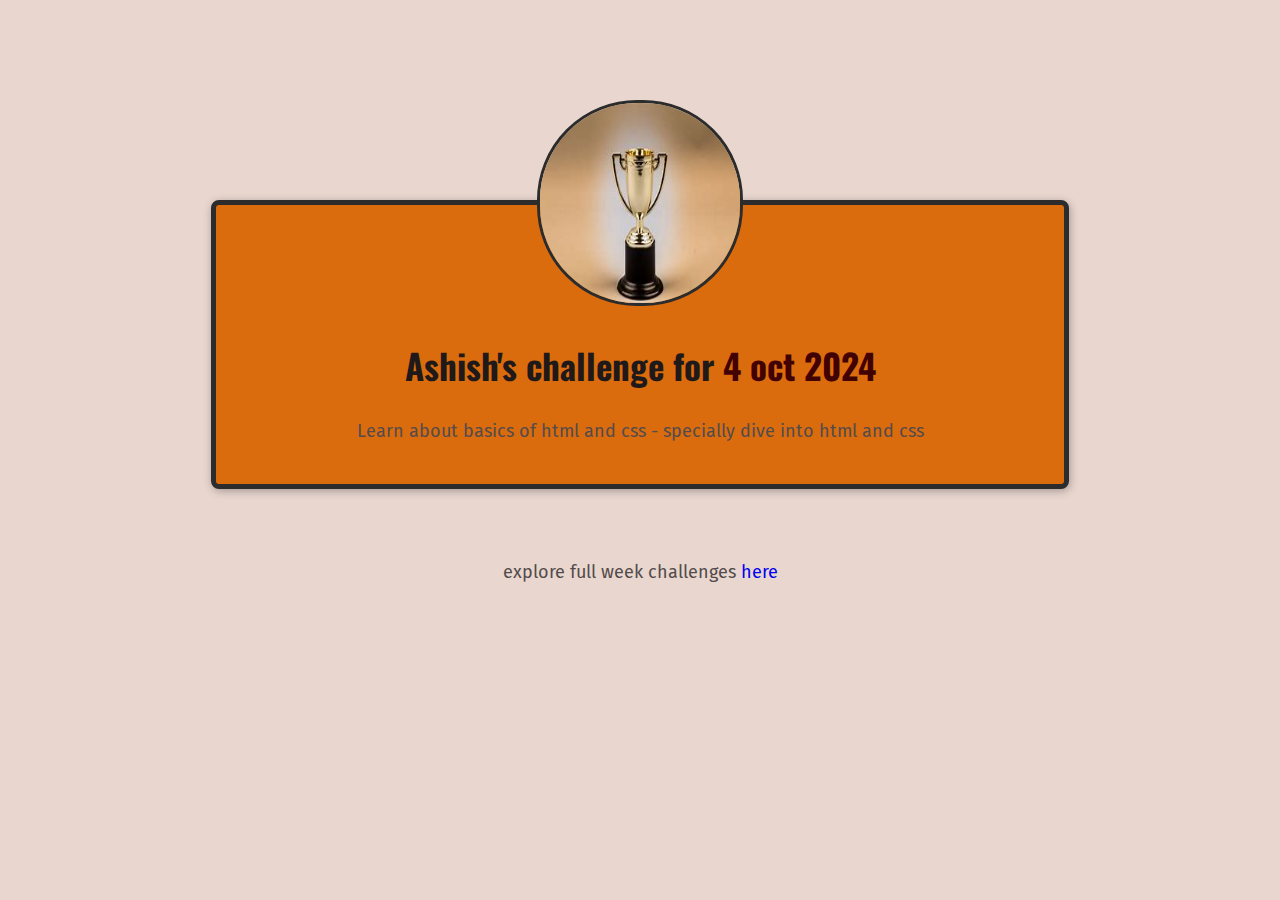
<file: 1. Javascript/html-css/first-page/index.html>
<!DOCTYPE html>
<html lang="en">
<head>
  <meta charset="UTF-8">
  <meta name="viewport" content="width=device-width, initial-scale=1.0">
  <link rel="stylesheet" href="./styles/styles.css">
  <link rel="stylesheet" href="./styles/index.css">
  <link rel="preconnect" href="https://fonts.googleapis.com">
<link rel="preconnect" href="https://fonts.gstatic.com" crossorigin>
<link href="https://fonts.googleapis.com/css2?family=Oswald:wght@200..700&display=swap" rel="stylesheet">
<link rel="preconnect" href="https://fonts.googleapis.com">
<link rel="preconnect" href="https://fonts.gstatic.com" crossorigin>
<link href="https://fonts.googleapis.com/css2?family=Fira+Sans:ital,wght@0,100;0,200;0,300;0,400;0,500;0,600;0,700;0,800;0,900;1,100;1,200;1,300;1,400;1,500;1,600;1,700;1,800;1,900&family=Oswald:wght@200..700&display=swap" rel="stylesheet">
<title>My Daily challenge</title>
</head>
<body>
  <main>
    <img src="./images/trophy.jpg" alt="trophy.jpeg">
    <h2>Ashish's challenge for <span> 4 oct 2024</span></h2>
    <p id="daily-description">Learn about basics of html and css - specially dive into html and css</p>
  </main>
  <footer>
    <p>explore full week challenges <a href="full-week.html">here</a> </p>
  </footer>
</body>
</html>
</file>
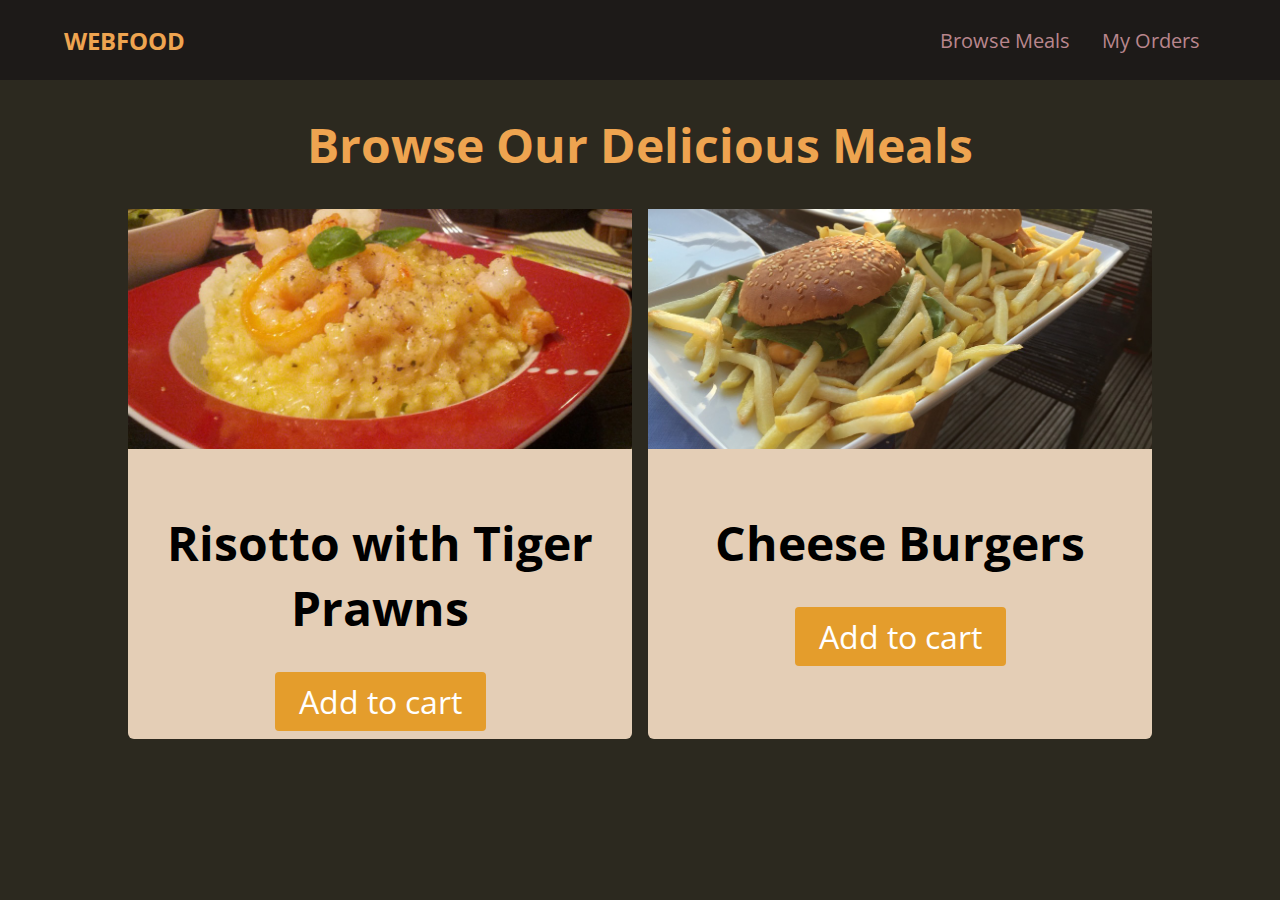
<file: 1. Javascript/html-css/food-ordering/index.html>
<!DOCTYPE html>
<html lang="en">
<head>
  <meta charset="UTF-8">
  <meta http-equiv="X-UA-Compatible" content="IE=edge">
  <meta name="viewport" content="width=device-width, initial-scale=1.0">
  <title>Webfood</title>
  <link rel="preconnect" href="https://fonts.gstatic.com" />
    <link
      href="https://fonts.googleapis.com/css2?family=Open+Sans:wght@400;700&display=swap"
      rel="stylesheet"
    />
    <link rel="stylesheet" href="styles/styles.css">
</head>
<body>
  <header id="main-header">
    <a id="logo" href="index.html">Webfood</a>
    <nav>
      <ul>
        <li>
          <a href="">Browse Meals</a>
        </li>
        <li>
          <a href="">My Orders</a>
        </li>
      </ul>
    </nav>
    <a href="#side-drawer" class="menu-btn">
      <span></span>
      <span></span>
      <span></span>
    </a>
  </header>
  <aside id="side-drawer">
    <header>
      <a href="#" class="menu-btn">
        <span></span>
        <span></span>
        <span></span>
      </a>
    </header>
    <nav>
      <ul>
        <li>
          <a href="">Browse Meals</a>
        </li>
        <li>
          <a href="">My Orders</a>
        </li>
      </ul>
    </nav>
  </aside>
  <main>
    <h1>Browse Our Delicious Meals</h1>
    <section id="latest-products">
      <ul>
        <li class="food-item">
          <article>
            <img src="images/risotto.jpg" alt="">
            <div class="food-item-content">
          <h2>Risotto with Tiger Prawns</h2>
          <a href="" class="btn">Add to cart</a>
            </div>
          </article>
        </li>
        <li class="food-item">
          <article>
            <img src="images/cheeseburgers.jpg" alt="">
            <div class="food-item-content">
          <h2>Cheese Burgers</h2>
          <a href="" class="btn">Add to cart</a>
            </div>
          </article>
        </li>
      </ul>
    </section>
  </main>

  
</body>
</html>
</file>
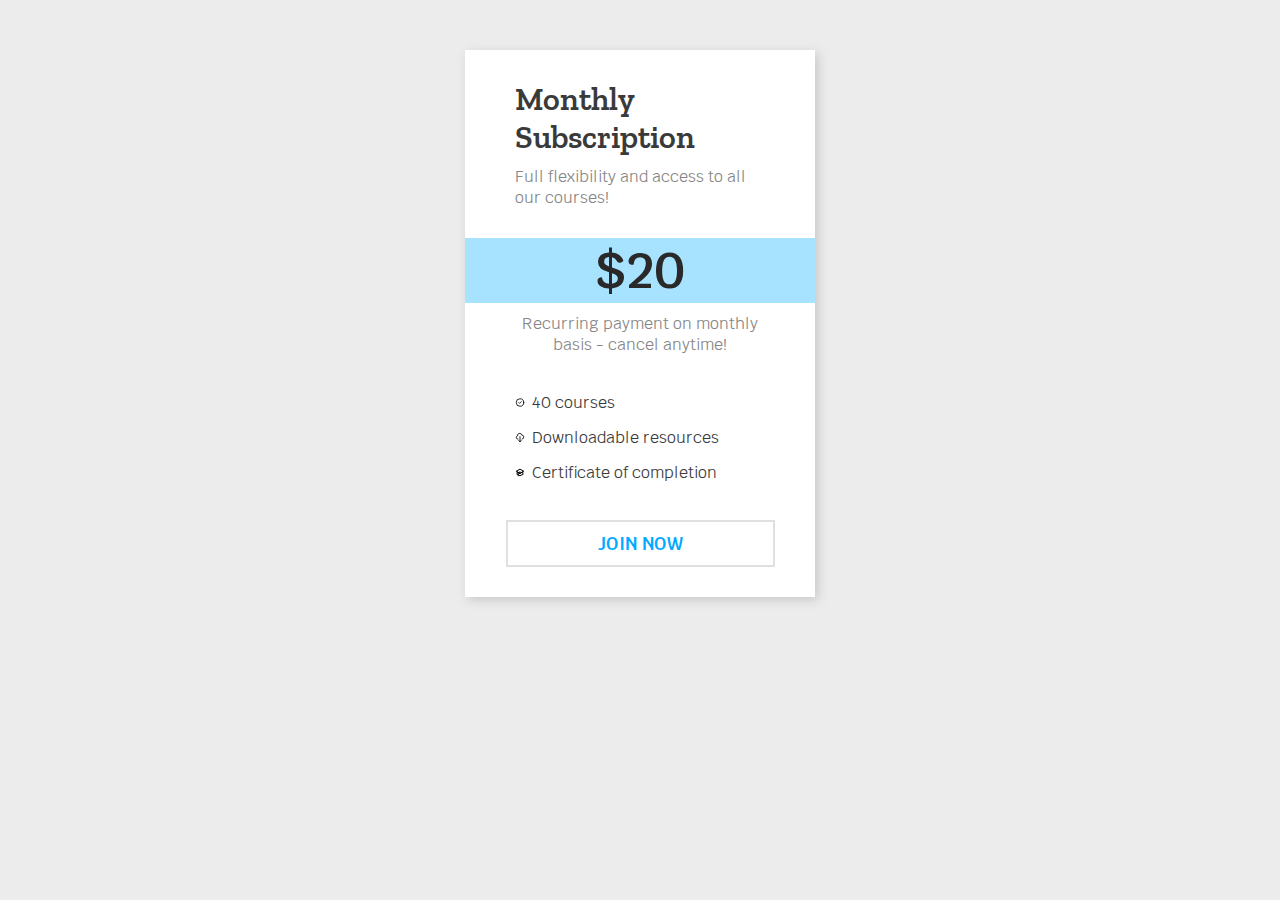
<file: 1. Javascript/html-css/payment-card/index.html>
<!DOCTYPE html>
<html lang="en">
<head>
    <meta charset="UTF-8">
    <meta http-equiv="X-UA-Compatible" content="IE=edge">
    <meta name="viewport" content="width=device-width, initial-scale=1.0">
    <link rel="preconnect" href="https://fonts.googleapis.com">
    <link rel="preconnect" href="https://fonts.gstatic.com" crossorigin>
    <link href="https://fonts.googleapis.com/css2?family=Krub:wght@400;600&family=Zilla+Slab:wght@400;600&display=swap" rel="stylesheet">
    <link rel="stylesheet" href="style.css">
    <title>Best Courses</title>
</head>
<body>
    <div class="card-container">
        <h1>Monthly Subscription</h1>
        <p class="card-info">Full flexibility and access to all our courses!</p>
        <p class="price">$20</p>
        <p class="price-info">Recurring payment on monthly basis - cancel anytime!</p>
        <div class="sub-details">
            <div class="sub-feature">
                <div class="icon"><svg class="w-6 h-6" fill="none" stroke="currentColor" viewBox="0 0 24 24" xmlns="http://www.w3.org/2000/svg"><path stroke-linecap="round" stroke-linejoin="round" stroke-width="2" d="M9 12l2 2 4-4m6 2a9 9 0 11-18 0 9 9 0 0118 0z"></path></svg></div>
                <p class="sub-feature-text">40 courses</p>
            </div>
            <div class="sub-feature">
                <div class="icon"><svg class="w-6 h-6" fill="none" stroke="currentColor" viewBox="0 0 24 24" xmlns="http://www.w3.org/2000/svg"><path stroke-linecap="round" stroke-linejoin="round" stroke-width="2" d="M7 16a4 4 0 01-.88-7.903A5 5 0 1115.9 6L16 6a5 5 0 011 9.9M9 19l3 3m0 0l3-3m-3 3V10"></path></svg></div>
                <p class="sub-feature-text">Downloadable resources</p>
            </div>
            <div class="sub-feature">
                <div class="icon"><svg class="w-6 h-6" fill="none" stroke="currentColor" viewBox="0 0 24 24" xmlns="http://www.w3.org/2000/svg"><path d="M12 14l9-5-9-5-9 5 9 5z"></path><path d="M12 14l6.16-3.422a12.083 12.083 0 01.665 6.479A11.952 11.952 0 0012 20.055a11.952 11.952 0 00-6.824-2.998 12.078 12.078 0 01.665-6.479L12 14z"></path><path stroke-linecap="round" stroke-linejoin="round" stroke-width="2" d="M12 14l9-5-9-5-9 5 9 5zm0 0l6.16-3.422a12.083 12.083 0 01.665 6.479A11.952 11.952 0 0012 20.055a11.952 11.952 0 00-6.824-2.998 12.078 12.078 0 01.665-6.479L12 14zm-4 6v-7.5l4-2.222"></path></svg></div>
                <p class="sub-feature-text">Certificate of completion</p>
            </div>
        </div>
        <div class="button-container">
            <a class="button" href="">Join now</a>
        </div>
        
    </div>
    
</body>
</html>
</file>
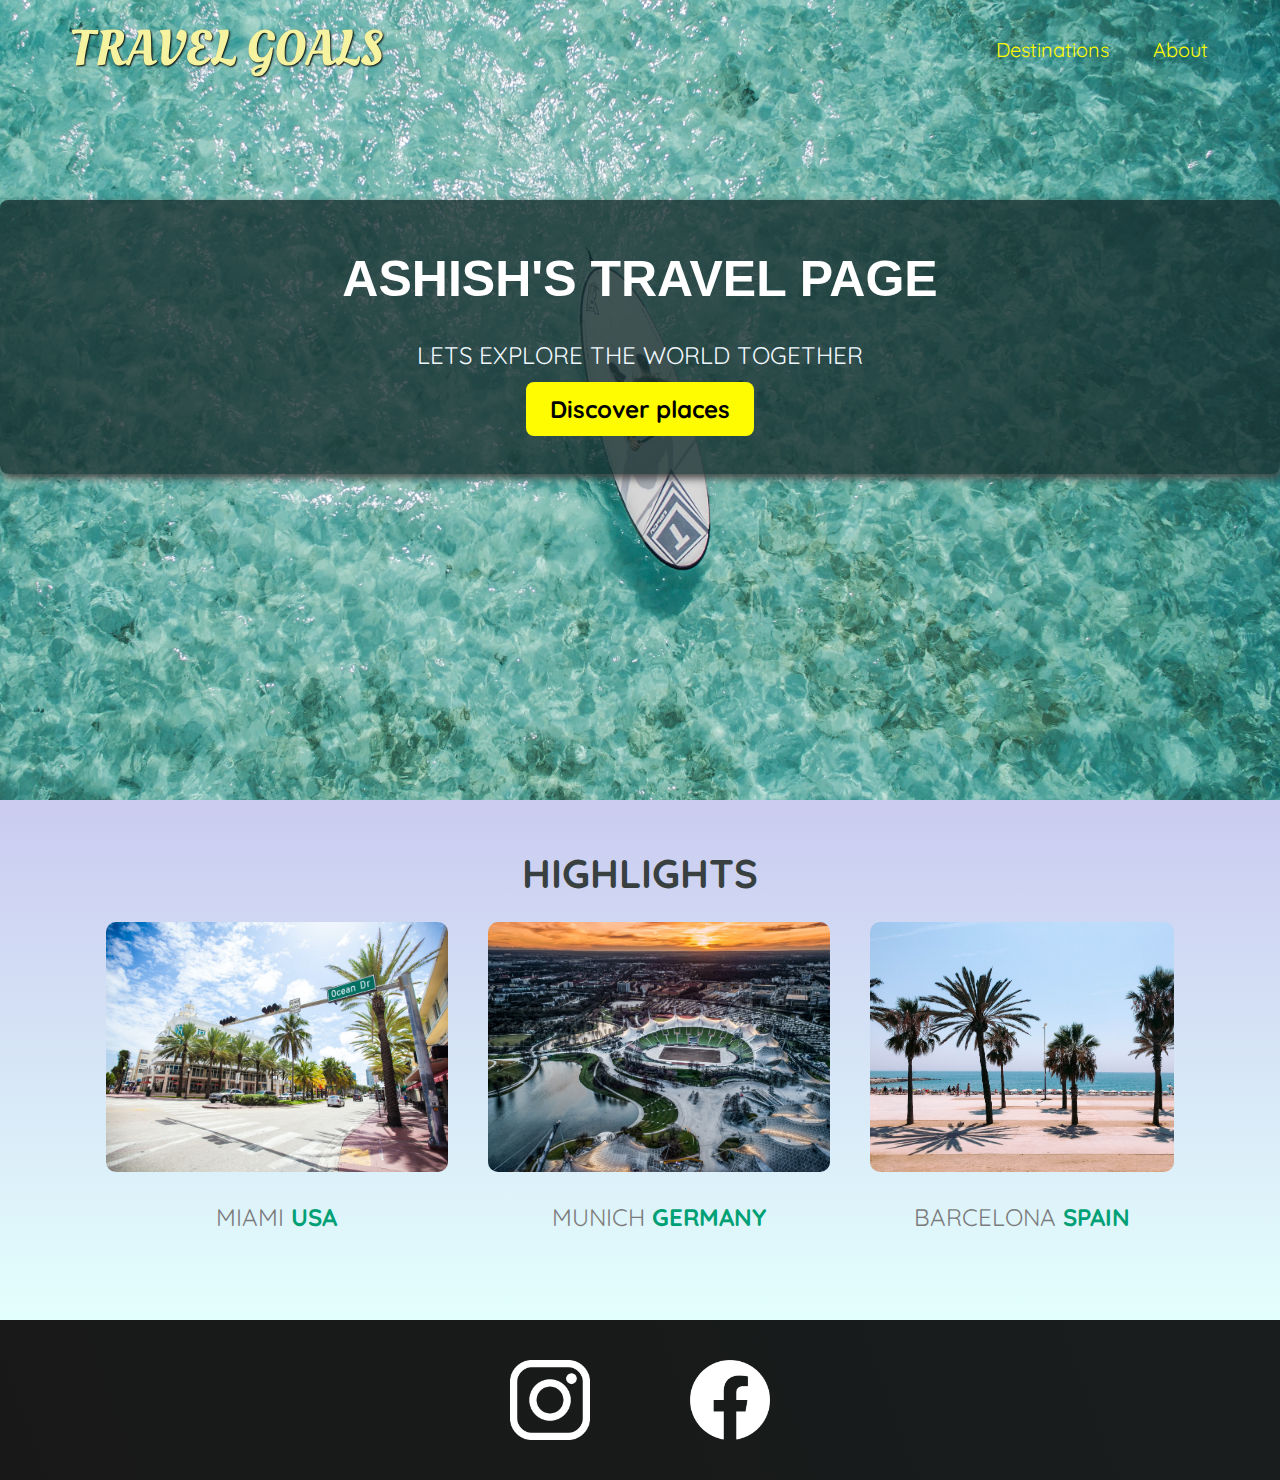
<file: 1. Javascript/html-css/travel-page/index.html>
<!DOCTYPE html>
<html lang="en">
<head>
  <meta charset="UTF-8">
 <title>Travel page</title>
 <link rel="stylesheet" href="styles/styles.css">
 <link rel="stylesheet" href="styles/index.css">
 <link
 href="https://fonts.googleapis.com/css2?family=Raleway:wght@700&family=Oleo+Script:wght@700&family=Quicksand:wght@300;500;700&display=swap"
 rel="stylesheet"
/>
</head>
<body>
  <header>
    <div id="page-logo">
      <a href="index.html">Travel Goals</a>
    </div>
    <nav>
      <ul>
        <li><a href="places.html">Destinations</a></li>
        <li> <a href="">About</a></li>
      </ul>
    </nav>
  </header>
  <main>
    <section id="hero">
      <div id="hero-content"> <h1>Ashish's travel page</h1>
      <p>Lets explore the world together</p>
      <a href="places.html">Discover places</a>
    </div>
     
    </section>
    <section id="highlights">
      <h2>
        highlights
      </h2>
      <ul id="destinations">
        <li class="destination">
          <img src="images/places/miami.jpg" alt="miami street on sunny day">
          <p>Miami <strong>USA</strong></p>
        </li>
        <li class="destination">
          <img src="images/places/munich.jpg" alt="munich street on sunny day">
          <p>Munich <strong>Germany</strong></p>
        </li>
        <li class="destination">
          <img src="images/places/barcelona.jpg" alt="barcelona street on sunny day">
          <p>Barcelona <strong>Spain</strong></p>
        </li>
      </ul>
    </section>
  </main>
  <footer>
    <ul>
      <li>
        <a href="https://www.instagram.com"><img src="images/icons/insta.png" alt="instagram logo"></a>
        
      </li>
      <li>
        <a href="https://www.facebook.com"> <img src="images/icons/facebook.png" alt="facebook logo"></a>
       
      </li>
    </ul>
  </footer>
</body>
</html>
</file>
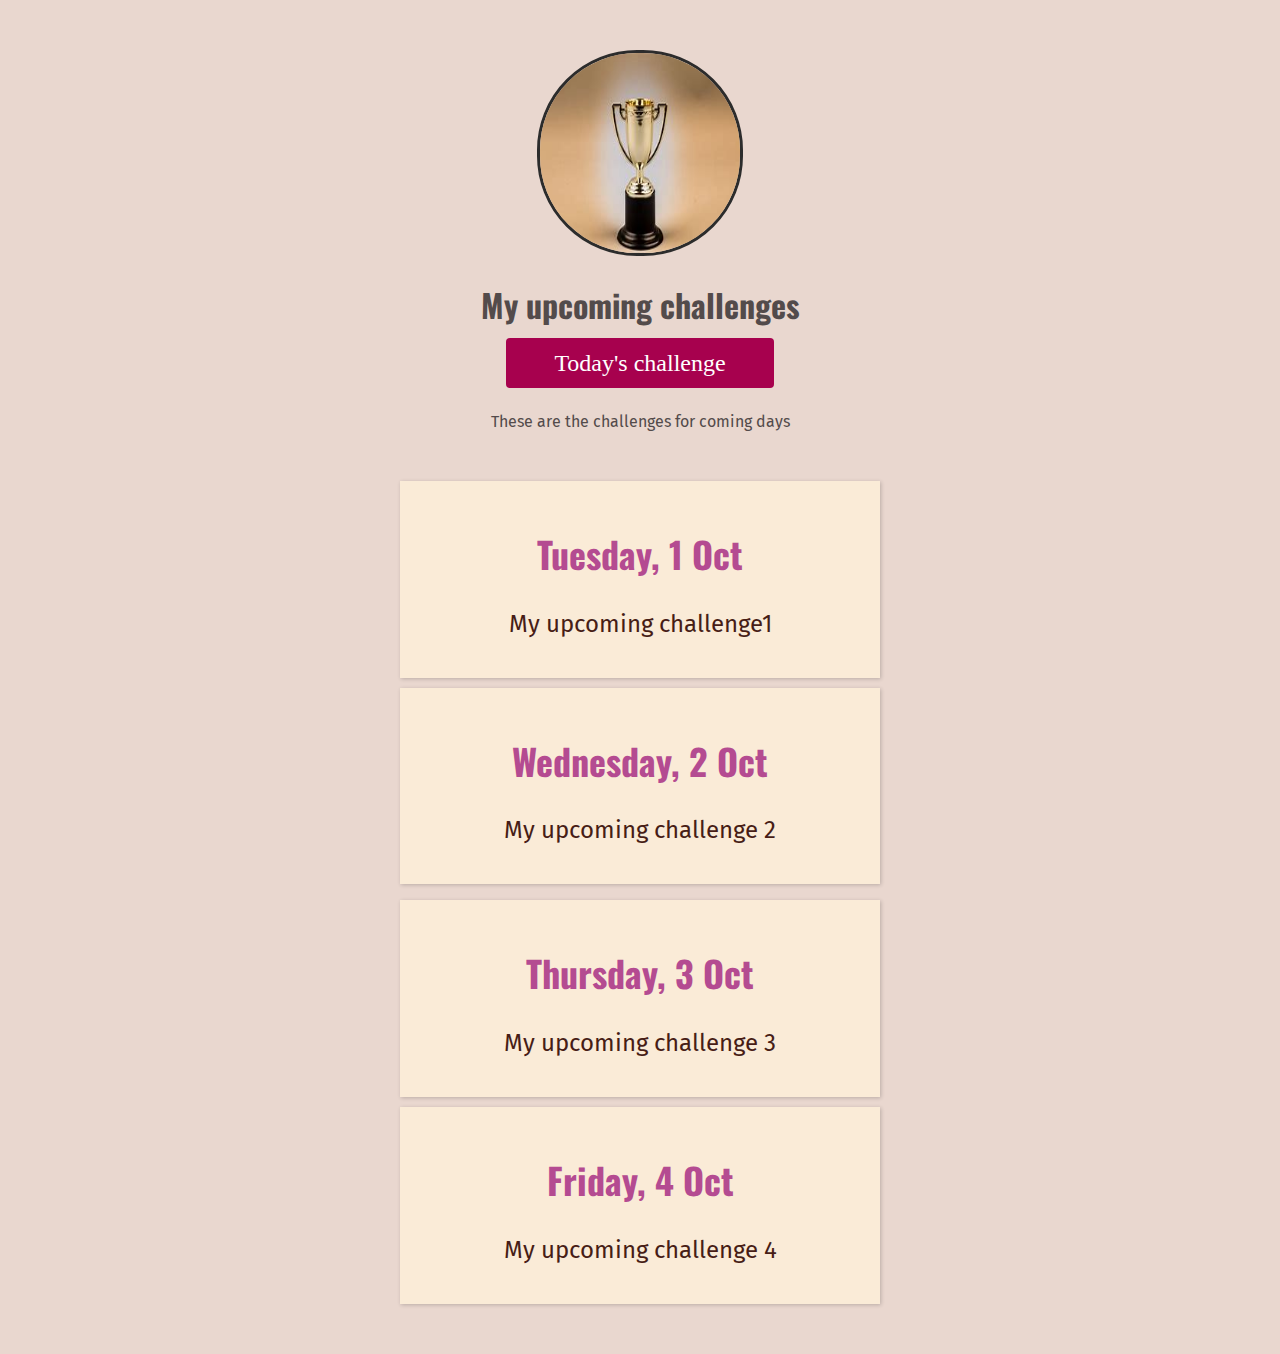
<file: 1. Javascript/html-css/first-page/full-week.html>
<!DOCTYPE html>
<html lang="en">
<head style="styles.css">
  <meta charset="UTF-8">
  <meta name="viewport" content="width=device-width, initial-scale=1.0">
  <title>Daily challenge</title>
  <link rel="stylesheet" href="styles/styles.css">
  <link rel="stylesheet" href="styles/full-week.css">
  <link rel="preconnect" href="https://fonts.googleapis.com">
<link rel="preconnect" href="https://fonts.gstatic.com" crossorigin>
<link href="https://fonts.googleapis.com/css2?family=Oswald:wght@200..700&display=swap" rel="stylesheet">
<link rel="preconnect" href="https://fonts.googleapis.com">
<link rel="preconnect" href="https://fonts.gstatic.com" crossorigin>
<link href="https://fonts.googleapis.com/css2?family=Fira+Sans:ital,wght@0,100;0,200;0,300;0,400;0,500;0,600;0,700;0,800;0,900;1,100;1,200;1,300;1,400;1,500;1,600;1,700;1,800;1,900&family=Oswald:wght@200..700&display=swap" rel="stylesheet">
<img src="images/trophy.jpg" alt="">
</head>
<body>
  <header><h1 id="header">My upcoming challenges   </h1>
    <a href="index.html"  >Today's challenge</a></header>
    <p id="description">These are the challenges for coming days</p>
    <main>
  <ol> 
   <li>
    <h2>Tuesday, 1 Oct </h2>
    <p class="daily-goals"> My upcoming challenge1</p>
   </li> 
   <li>
    <h2>Wednesday, 2 Oct</h2>
    <p class="daily-goals">My upcoming challenge 2
    </li>
    </p>
   <li>
    <h2>Thursday, 3 Oct</h2>
    <p class="daily-goals">My upcoming challenge 3
    </li>
    <li>
      <h2>Friday, 4 Oct</h2>
      <p class="daily-goals">My upcoming challenge 4
    </li>
    </p>
  </ol>
  </main>
  


</body>
</html>
</file>
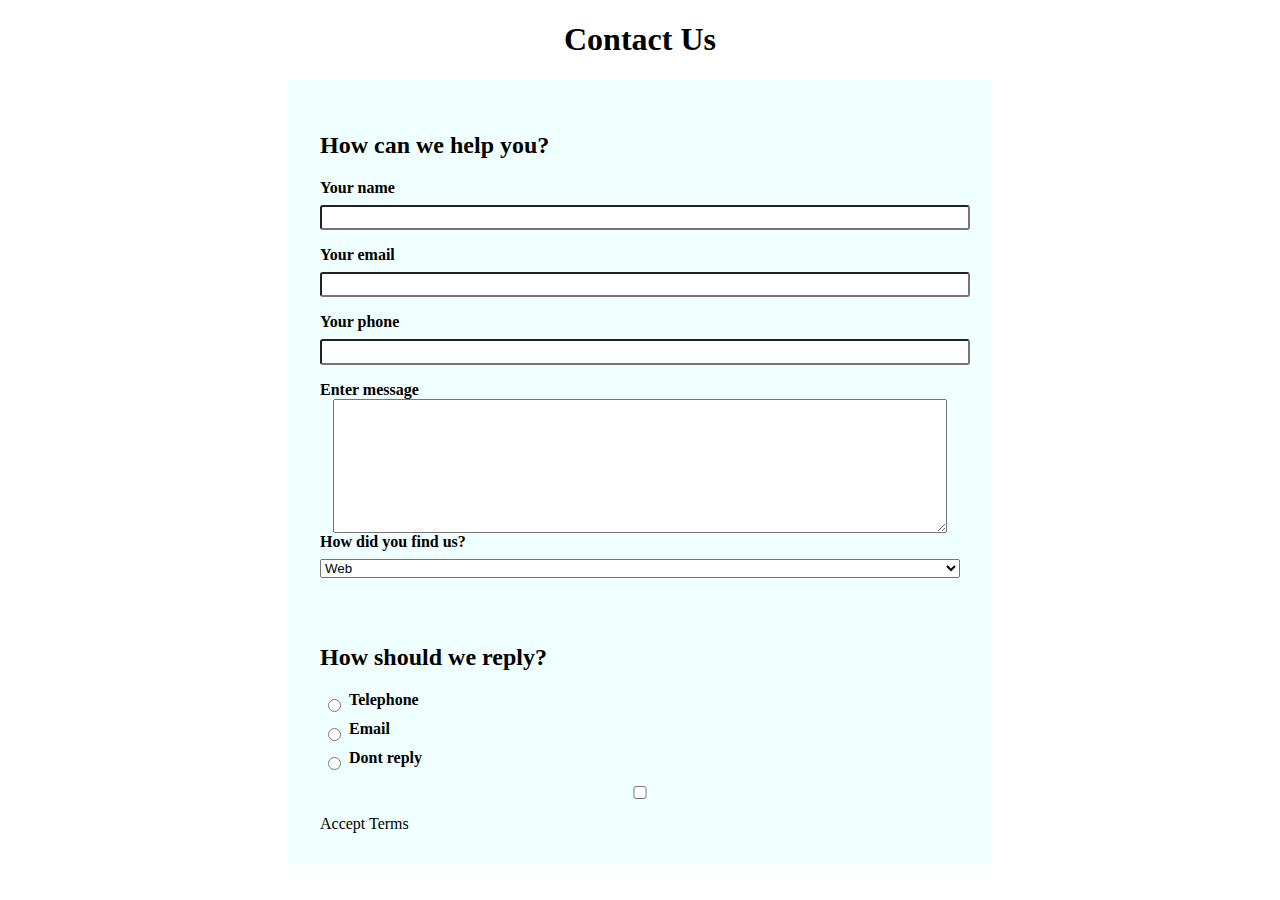
<file: 1. Javascript/html-css/forms/challenge.html>
<!DOCTYPE html>
<html lang="en">
<head>
  <meta charset="UTF-8">
  <meta name="viewport" content="width=device-width, initial-scale=1.0">
  <link rel="stylesheet" href="challenge.css">
  
  <link rel="preconnect" href="https://fonts.gstatic.com" crossorigin>
  <link href="https://fonts.googleapis.com/css2?family=Roboto:ital,wght@0,100;0,300;0,400;">
  <title>Form</title>
</head>
<body>
  <header>
    <h1>Contact Us</h1>
  </header>
    <main>
      <h2>How can we help you?</h2>

      <form action="">
        <label for="your-name" class="info">Your name</label>
        <input type="text" name="your-name">

        <label for="your-email" class="info">Your email</label>
        <input type="email" name="your-email">

        <label for="your-phone"class="info">Your phone</label>
        <input type="tel" name="your-phone">

        <label for="message">Enter message</label>
        <textarea name="message" id="message"></textarea>

        <label for="origin">How did you find us?</label>
        <select name="origin" id="drop">
          <option value="Web">Web</option>
          <option value="friend">Friends</option>
          <option value="commercial">Commercials</option>
        </select>

        <ul>
          <h2 id="reply-heading">How should we reply?</h2>
        <li class="radio">
          <input type="radio" name="reply" class="reply" value="telephone"> 
          <label for="reply" class="reply"> Telephone
        </label>
        </li>
        <li class="radio">
          <input type="radio" name="reply" class="reply" value="email"> 
          <label for="reply" class="reply">Email
        </label>
        </li>
        
        <li class="radio">
          <input type="radio" name="reply" class="reply" value="no-reply"> 
           <label for="reply" class="reply">Dont reply
          
        </label>
        </li>
       

        </ul>
        
        <input class="reply" type="checkbox" name="Accept"> Accept Terms

      </form>

    </main>
</body>
</html>
</file>
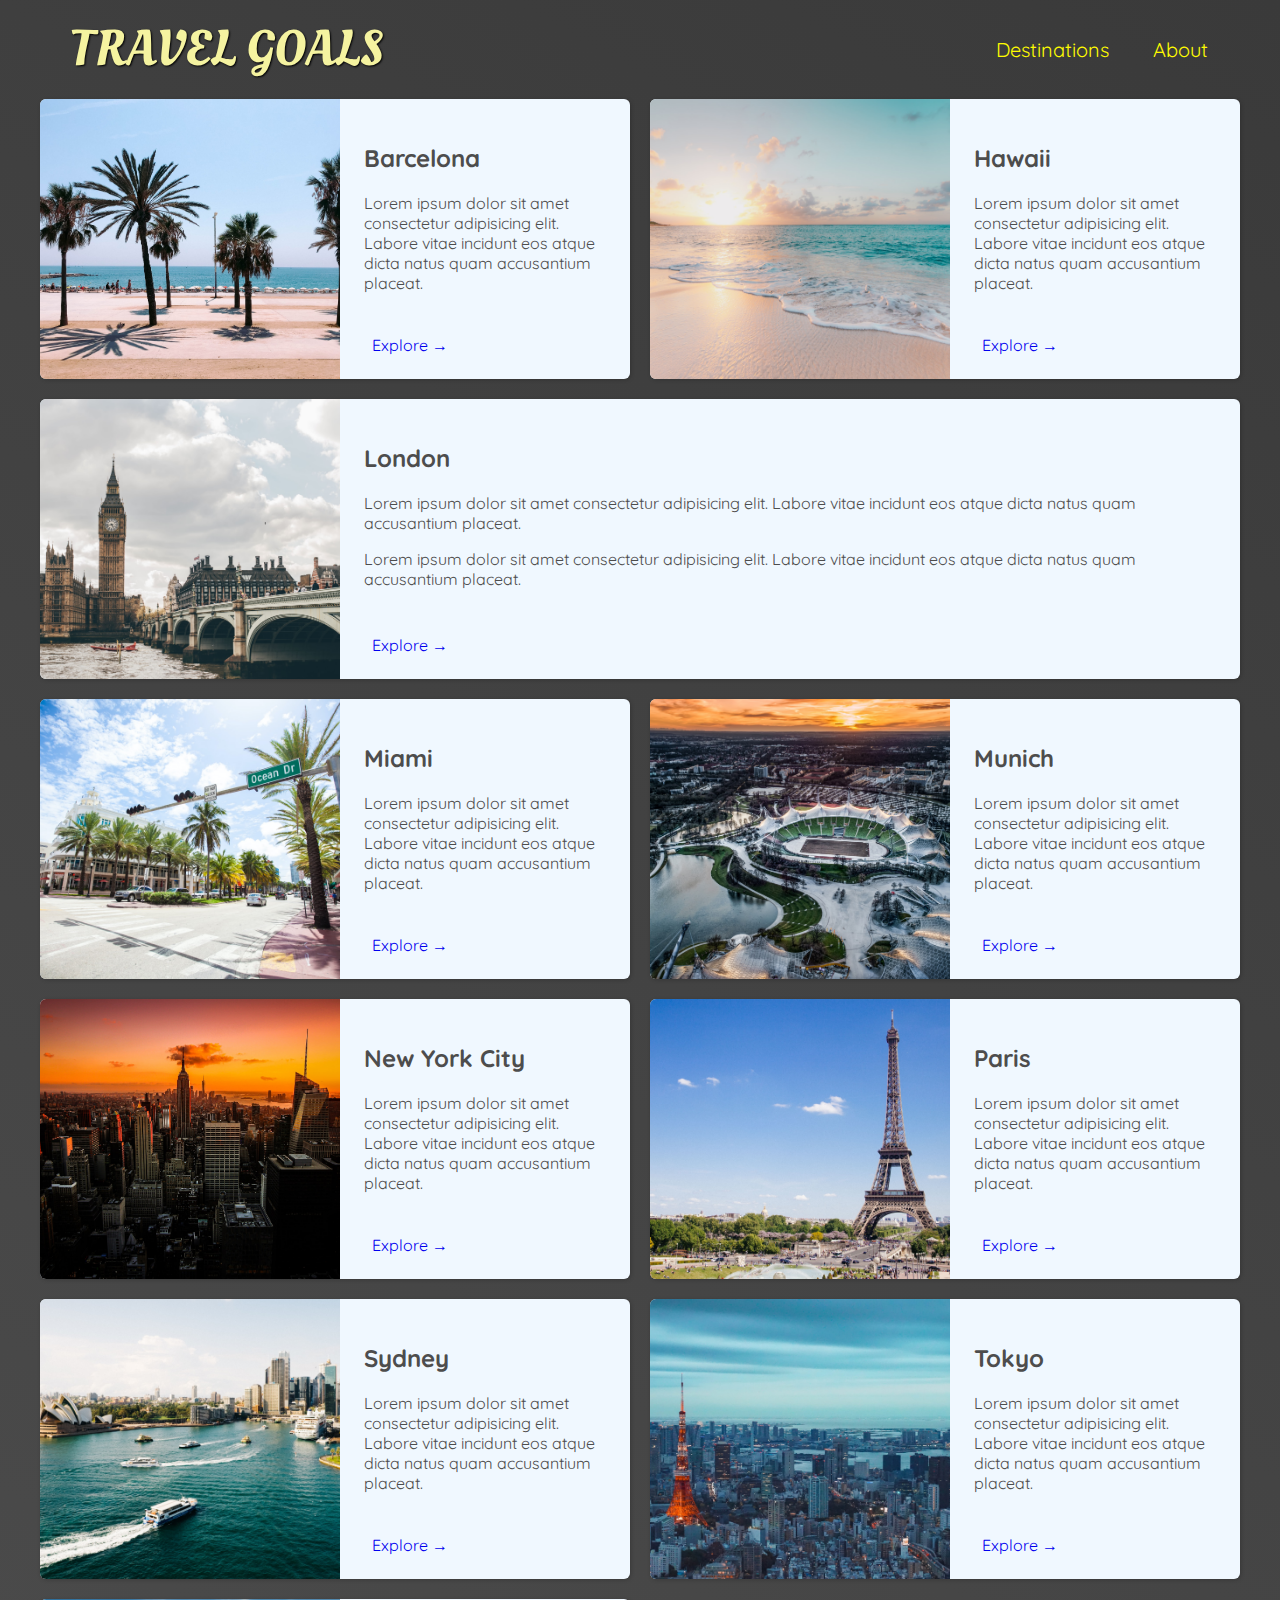
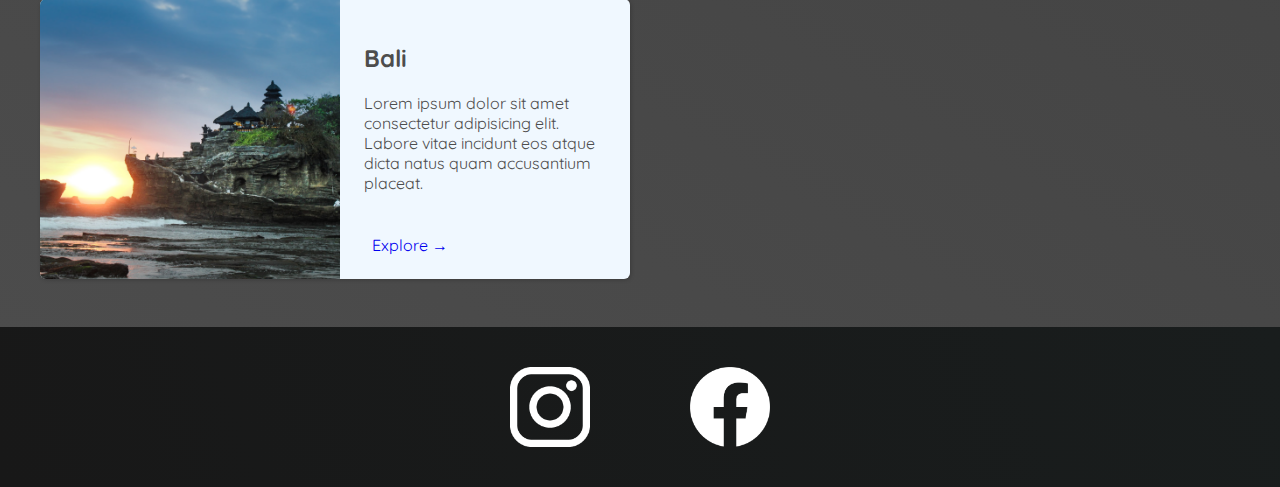
<file: 1. Javascript/html-css/travel-page/places.html>
<!DOCTYPE html>
<html lang="en">
<head>
  <meta charset="UTF-8">
 <title>Travel page</title>
 <link rel="stylesheet" href="styles/styles.css">
 <link rel="stylesheet" href="styles/places.css">
 <link
 href="https://fonts.googleapis.com/css2?family=Raleway:wght@700&family=Oleo+Script:wght@700&family=Quicksand:wght@300;500;700&display=swap"
 rel="stylesheet"
/>
</head>
<body>
  <header>
    <div id="page-logo">
      <a href="index.html">Travel Goals</a>
    </div>
    <nav>
      <ul>
        <li><a href="places.html">Destinations</a></li>
        <li> <a href="">About</a></li>
      </ul>
    </nav>
  </header>
  <main>
    <ul>
      <li>
        <img src="images/places/barcelona.jpg" alt="City of Barcelona" />
        <div class="item-content">
          <div>
            <h2>Barcelona </h2>
            <p>
              Lorem ipsum dolor sit amet consectetur adipisicing elit. Labore
              vitae incidunt eos atque dicta natus quam accusantium placeat.
            </p>
          </div>
          <div class="actions">
            <a href="https://en.wikipedia.org/wiki/Barcelona">Explore &#x2192</a>
          </div>
        </div>
      </li>
      <li>
        <img src="images/places/hawaii.jpg" alt="Hawaii beach" />
        <div class="item-content">
          <div>
            <h2>Hawaii</h2>
            <p>
              Lorem ipsum dolor sit amet consectetur adipisicing elit. Labore
              vitae incidunt eos atque dicta natus quam accusantium placeat.
            </p>
          </div>
          <div class="actions">
            <a href="hhttps://en.wikipedia.org/wiki/Hawaii">Explore &#x2192</a>
          </div>
        </div>
      </li>
      <li>
        <img src="images/places/london.jpg" alt="London city" />
        <div class="item-content">
          <div>
            <h2>London</h2>
            <p>
              Lorem ipsum dolor sit amet consectetur adipisicing elit. Labore
              vitae incidunt eos atque dicta natus quam accusantium placeat.
            </p>
            <p>
              Lorem ipsum dolor sit amet consectetur adipisicing elit. Labore
              vitae incidunt eos atque dicta natus quam accusantium placeat.
            </p>
          </div>
          <div class="actions">
            <a href="https://en.wikipedia.org/wiki/London">Explore &#x2192</a>
          </div>
        </div>
      </li>
      <li>
        <img src="images/places/miami.jpg" alt="Miami streets" />
        <div class="item-content">
          <div>
            <h2>Miami</h2>
            <p>
              Lorem ipsum dolor sit amet consectetur adipisicing elit. Labore
              vitae incidunt eos atque dicta natus quam accusantium placeat.
            </p>
          </div>
          <div class="actions">
            <a href="https://en.wikipedia.org/wiki/Miami">Explore &#x2192</a>
          </div>
        </div>
      </li>
      <li>
        <img src="images/places/munich.jpg" alt="Munich football stadium" />
        <div class="item-content">
          <div>
            <h2>Munich</h2>
            <p>
              Lorem ipsum dolor sit amet consectetur adipisicing elit. Labore
              vitae incidunt eos atque dicta natus quam accusantium placeat.
            </p>
          </div>
          <div class="actions">
            <a href="https://en.wikipedia.org/wiki/Munich">Explore &#x2192</a>
          </div>
        </div>
      </li>
      <li>
        <img src="images/places/new-york-city.jpg" alt="New York City skyline" />
        <div class="item-content">
          <div>
            <h2>New York City</h2>
            <p>
              Lorem ipsum dolor sit amet consectetur adipisicing elit. Labore
              vitae incidunt eos atque dicta natus quam accusantium placeat.
            </p>
          </div>
          <div class="actions">
            <a href="https://en.wikipedia.org/wiki/New_York_City"
              >Explore &#x2192</a
            >
          </div>
        </div>
      </li>
      <li>
        <img src="images/places/paris.jpg" alt="Paris city" />
        <div class="item-content">
          <div>
            <h2>Paris</h2>
            <p>
              Lorem ipsum dolor sit amet consectetur adipisicing elit. Labore
              vitae incidunt eos atque dicta natus quam accusantium placeat.
            </p>
          </div>
          <div class="actions">
            <a href="https://en.wikipedia.org/wiki/Paris">Explore &#x2192</a>
          </div>
        </div>
      </li>
      <li>
        <img src="images/places/sydney.jpg" alt="Sydney beach" />
        <div class="item-content">
          <div>
            <h2>Sydney</h2>
            <p>
              Lorem ipsum dolor sit amet consectetur adipisicing elit. Labore
              vitae incidunt eos atque dicta natus quam accusantium placeat.
            </p>
          </div>
          <div class="actions">
            <a href="https://en.wikipedia.org/wiki/Sydney">Explore &#x2192</a>
          </div>
        </div>
      </li>
      <li>
        <img src="images/places/tokyo.jpg" alt="Tokyo skyline" />
        <div class="item-content">
          <div>
            <h2>Tokyo</h2>
            <p>
              Lorem ipsum dolor sit amet consectetur adipisicing elit. Labore
              vitae incidunt eos atque dicta natus quam accusantium placeat.
            </p>
          </div>
          <div class="actions">
            <a href="https://en.wikipedia.org/wiki/Tokyo">Explore &#x2192</a>
          </div>
        </div>
      </li>
      <li>
        <img src="images/places/bali.jpg" alt="Bali beach" />
        <div class="item-content">
          <div>
            <h2>Bali</h2>
            <p>
              Lorem ipsum dolor sit amet consectetur adipisicing elit. Labore
              vitae incidunt eos atque dicta natus quam accusantium placeat.
            </p>
          </div>
          <div class="actions">
            <a href="https://en.wikipedia.org/wiki/Bali">Explore &#x2192</a>
          </div>
        </div>
      </li>
    </ul>
  </main>
  <footer>
    <ul>
      <li>
        <a href="https://www.instagram.com"><img src="images/icons/insta.png" alt="instagram logo"></a>
        
      </li>
      <li>
        <a href="https://www.facebook.com"> <img src="images/icons/facebook.png" alt="facebook logo"></a>
       
      </li>
    </ul>
  </footer>
</body>
</html>
</file>
<file: 1. Javascript/html-css/first-page/styles/styles.css>
body{
  background-color: rgb(233,215,207);
  text-align: center;
  color: rgb(83,75,75);
  margin: 50px;
}

h1 {
  font-family: 'Oswald', sans-serif;
  margin: 12px,0px;
}

p {
  font-family: 'Fira Sans', sans-serif; 
}

img {
  width: 200px;
  height: 200px;
  border-radius: 100px;
  border: 3px rgb(44, 44, 44);  
  border-style: solid;
}

a {
  text-decoration: none;
  
}
a:hover{
  text-decoration: underline;
}

main {
  margin: 50px;
}
</file>
<file: 1. Javascript/html-css/first-page/styles/index.css>
main {
  width: 800px;
  margin: 200px auto 72px auto;
  background-color: rgb(219, 108, 14);
  padding: 24px;
  border: 5px rgb(44, 44, 44);
  border-radius: 8px;
  box-shadow: 1px 2px 8px rgba(0,0,0,0.3);
  border-style: solid;
}
h2 {
  font-family: 'Oswald', sans-serif;
  font-size: 35px;
  color: rgb(31, 25,25);
}

p {
  font-family: 'Fira Sans', sans-serif;
  font-size: 18px;
}

img {
  margin: -129px 0 0 0;
}

span {
  color: rgb(66,2,2)
}
</file>
<file: 1. Javascript/html-css/food-ordering/styles/styles.css>
body {
  font-family: 'Open Sans', sans-serif;
  margin: 0;
  background-color: rgb(44,41,31);
}

a {
  text-decoration: none;
}

#main-header {
  height: 5rem;
  display: flex;
  flex-direction: row;
  justify-content: space-between;
  align-items: center;
  background-color: rgb(29,26,24);
  padding: 0 5%;
}

#logo {
  font-size: 1.5rem;
  font-weight: bold;
  color: rgb(238,164,80);
  text-transform: uppercase;
}

.menu-btn { 
  width: 3rem;
  height: 3rem;
  display: flex;
  flex-direction: column;
  justify-content: space-around;
  display: none;
}

.menu-btn span {
  width: 100%;
  height: 3px;
  background-color: aliceblue;

}

#main-header ul {
  list-style: none;
  display: flex;
  margin: 0;
  padding: 0;
}

#main-header li {
  margin: 0 1rem;
}

#main-header nav a {
  color: rgb(185, 134,141);
  font-size: 1.25rem;
}

#main-header nav a:hover {
  color: rgb(228,163,44);
}

#side-drawer  {
  width: 100%;
  height: 100%;
  background: rgb(29,26,27);
  position: fixed;
  top: 0;
  left: 0;
  display: none;
}

#side-drawer header {
  height: 5rem;
  display: flex;
  justify-content: flex-end;
  align-items: center;
  padding: 0 5%;
}

#side-drawer:target {
  display: block;
}

#side-drawer ul {
  list-style: none;
  display: flex;
  align-items: center;
  flex-direction: column;
  margin: 0;
  padding: 4rem 1rem;
}

#side-drawer a{
  color: aliceblue;
  font-size: 2rem;
}

#side-drawer li {
  margin: 1rem 0;
}

main h1 {
  text-align: center;
  color: rgb(238,164,80);
  font-size: 3rem;
}

#latest-products {
  width: 80%;
  margin: 2rem auto;
}

#latest-products ul {
  display: grid;
  grid-template-columns: 1fr 1fr;
  gap: 1rem;
  padding: 0;
  margin: 0;
  list-style: none;
}

.food-item img{
  height: 15rem;
  width: 100%;
  object-fit: cover;
  overflow: hidden;
}

.food-item {
  background-color: rgb(228,206,182);
  border-radius: 6px;
  list-style: none;
}

.food-item-content {
  padding: 16px;
  text-align: center;
  font-size: 200%;
}

.btn {
  background-color: rgb(228,157,44);
  color: white;
  border-radius: 4px;
  padding: 0.5rem 1.5rem;
}

.btn:hover {
  background-color: rgb(221,314,34);
}

@media (max-width:48rem ){
  #latest-products ul {
    grid-template-columns: 100% ;}

    .menu-btn {
      display: flex;
    }

    main h1 {
      font-size: 1.5rem;
    }

    #main-header ul {
      display: none;
    }
}
</file>
<file: 1. Javascript/html-css/payment-card/style.css>
html {
  --color-grey-100: rgb(236, 236, 236);
  --color-grey-400: rgb(134,134,134);
  --color-grey-600: rgb(58,58,58);
  --color-grey-900: rgb(41,41,41);

  --color-primary-500: rgb(167, 226, 255);
  --color-primary-700: rgb(0,170,255);

  --size-1: 18px;
  --size-5: 50px;

  background-color: var(--color-grey-100);
  font-family: 'Krub', sans-serif;
  font-weight: 400;
}

.card-container {
  background-color: rgb(255, 255, 255);
  width: 350px;
  margin: 50px auto;
  box-shadow: 3px 3px 10px rgb(201, 200, 200);
  transition: transform 0.5s ease-out ;
}

.card-container:hover {
  transform: scale(1.05);
}

h1 {
  color: rgb(58, 58, 58);
  text-align: left;
  padding: 30px 50px 0px 50px;
  margin: 10px 0;
  font-family: 'Zilla Slab', serif;
  font-weight: 600;
}

.card-info {
  color: var(--color-grey-400);
  text-align: left;
  padding: 0 50px;
  margin: 10px 0 30px 0;
}

.price {
  color: var(--color-grey-900);
  background-color: var(--color-primary-500);
  text-align: center;
  margin: 30px auto 10px auto;
  font-size: var(--size-5);
  font-weight: 600;
}

.price-info {
  color: var(--color-grey-400);
  text-align: center;
  margin: 10px 0 30px 0;
  padding: 0 50px;
}

.sub-details {
  width: 300px;
  margin: 30px 50px;
}


.sub-feature {
  display: flex;
}

.icon {
  display: flex;
  width: 10px;
}

.sub-feature-text {
  color: var(--color-grey-600);
  padding: 2px;
  margin: 5px;   
}


.button-container {
  text-align: center;
  margin: 30px 0 0 0;
}

.button {
  color: rgb(0, 170, 255);
  text-decoration: none;
  text-transform: uppercase;
  display: inline-block;
  width: 70%;
  padding: 10px;
  margin: 0 0 30px 0;
  border: 2px solid rgb(224, 224, 224);
  font-size: var(--size-1);
  font-weight: 600;
  transition: background-color 0.5s ease-out ;
}

.button:hover {
  color: white;
  background-color: var(--color-primary-700);
  border: 2px solid rgb(255, 255, 255);
}
</file>
<file: 1. Javascript/html-css/travel-page/styles/styles.css>
body {
  font-family: "Quicksand", sans-serif;
  margin: 0;
}

#page-logo a {
  padding: 10px;
  font-family: "Oleo Script", sans-serif;
  color: rgb(245,243,160);
  font-size: 50px;
  text-decoration: none;
  text-transform: uppercase;
  text-shadow: 1px 1px 2px rgb(0,0,0);
}

ul {
  list-style: none;
  margin: 0;
  padding: 0;
}

header {
  display: flex;
  flex-direction: row;
  justify-content: space-between;
  align-items: center;
  padding: 15px 60px;
  position: absolute;
  width: 100%;
  box-sizing: border-box;
}
header ul {
  display: flex;
}

header li {
  margin-left: 20px;
}

#hero {
  height: 800px;
  background-image: url("../images/places/ocean.jpg");
  background-position: center;
  background-size: cover;
  top: -50px;
}

#hero-content {
  width: 100%;
  background-color: rgba(24,47,47,0.8);
  box-shadow: 2px 4px 8px rgb(68, 67, 67);
  border-radius: 8px;
  text-align: center;
  padding: 50px 0 50px 0;
  margin: 0 auto;
  position: relative;
  top: 200px;
}

#hero-content h1{
  color: white;
  text-transform: uppercase;
  font-size: 50px;
  font-family: 'Railway', sans-serif;
  margin: 0;
  margin-bottom: 32px;
}

#hero-content p {
  color: aliceblue;
  text-transform: uppercase;
  font-size: 24px;
  font-weight: 300px;
}

#hero-content a {
  text-decoration: none;
  background-color: rgb(255,251,0);
  padding: 12px 24px;
  color: black;
  font-size: 24px;
  font-weight: bold;
  border-radius: 8px;
  box-shadow: 2px 4px 8px (68.68.67);
}

#hero-content a:hover {
color:  rgb rgb(255,228,0);
}

header a {
  color: rgb(255,251,0);
  text-decoration: none;
  font-size: 20px;
  padding: 12px;
  text-shadow: 1px 1px 2x rgba(0,0,0,0.2);
  border-radius: 6px;

}

header nav a:hover {
  color: rgb(77,77,77);
  background-color: rgb(255,251,0);
}

footer {
  background: linear-gradient(70deg, rgb(24,24,24), rgb(25,29,29) );
}

footer ul {
  display: flex;
  flex-direction: row;
  justify-content: center;
  padding: 40px;
}

footer li {
  width: 80px;
  height: 80px;
  margin: 0 50px;
}




footer img {
  width: 100%;
  height: 100%;
}
</file>
<file: 1. Javascript/html-css/travel-page/styles/index.css>
#destinations {
  width: 90%;
  display: flex;
  flex-direction: row;
  margin: auto;
  margin-bottom: 40px;
}


.destination img {
  height: 250px;
  width: 100%;
  border-radius: 10px;
  object-fit: cover;
}

.destination {
  margin: 0 20px;
  text-align: center;
  text-transform: uppercase;
  color: rgb(124,123,123);
  font-size: 24px;
}

.destination strong {
  color: rgb(0,160,117);
}

#highlights h2{
  text-transform: uppercase;
  text-align: center;
  font-size: 40px;
  color: rgb(56,65,64);
  margin: 24px 0;
}

.destinations ul {
  justify-content: center;
}

#highlights {
  padding: 24px;
  background: linear-gradient(0deg,rgb(227,255,253), rgb(202,203,240));
}
</file>
<file: 1. Javascript/html-css/first-page/styles/full-week.css>
li {
  list-style: none;
  font-family: "Oswald";
  font-size: 24px;
  margin: 10px;
  padding: 16px;
  background-color: antiquewhite;
  box-shadow: 1px 1px 4px rgba(0, 0,0, 0.2) ;
}

ol {
  color: rgb(180, 75, 145);
  width: 500px;
  margin: 36px auto 0 auto;
  padding: 0;
}

a {
  background-color: rgb(167,1,78);
  color: white;
  border-radius: 4px;
  font-size: 24px;
  padding: 12px 48px;

}

a:hover {
  background-color: rgb(180,12,19);
  text-decoration: none;
}

#description {
  margin: 35px;
}

main p {
  color: rgb(71,29,22);
}

.daily-goals{
  color: rgb(71,29,22);
}
</file>
<file: 1. Javascript/html-css/forms/challenge.css>
body h1{
  font-family: 'Roboto';
}

header {
  margin: auto;
  text-align: center;
}

input {
  padding: 0.2rem;
  border-radius: 3px;
}

label{
  margin-bottom: 0.5rem;
  font-family: 'Robot';
  font-weight: 600;
}

main {
  width: 40rem;
  background-color: azure;
  padding: 2rem;
  margin: auto;
  font-family: 'Roboto';
}

form input, select {
  display: block;
  margin: 1rem 0;
  width: 100%;
  margin-top: 0.5rem;
}

textarea {
  width: 95%;
  height: 8rem;
  display: block;
  margin: auto;
}

ul {
  display: inline;
}

#reply-heading{
  margin-top: 2rem;
  font-size: 1.5rem;
  font-weight: 800;
}

input:hover {
  background-color: aquamarine;
}

.radio {
  display: flex;
}

.radio input{
  width: auto;
  margin: 0.5rem;
}

.radio label {
  top-margin: 0.5px;
}
</file>
<file: 1. Javascript/html-css/travel-page/styles/places.css>
main li img {
  width: 300px;
  height: 280px;
  object-fit: cover;
}

header {
  position: static;
}

body{
  background: linear-gradient(30deg, rgb(77,77,77), rgb(58,58,58));
  color: rgb(77,77,77);
}

main ul {
  width: 1200px;
  margin: 0 auto 48px auto;
  display: grid;
  grid-template-columns: 1fr 1fr;
  gap: 20px;
}

main li {
  display: flex;
  background-color: aliceblue;
  box-shadow: 1px 1px 4px rgb(0,0,0,0.2);
  border-radius: 6px;
  overflow: hidden;
}

li:nth-of-type(3) {
  grid-column: 1/ span 2;
}

.item-content {
  padding: 24px;
  display: flex;
  flex-direction: column;
  justify-content: space-between;
}

main ul a:hover {
  background: aquamarine;
}

.item-content a {
  padding: 8px;
  border-radius: 4px;
  text-decoration: none;
  text-align: center;
}

ul .action {
  text-align: center;
}

#page-logo {
  color: rgb(180, 230, 235);
}

main header a {
  color: rgb(180, 230, 235);
}

header nav a:hover{
  background-color: rgb(180, 230, 235);
  color: rgb(59,59,59);
}
</file>
